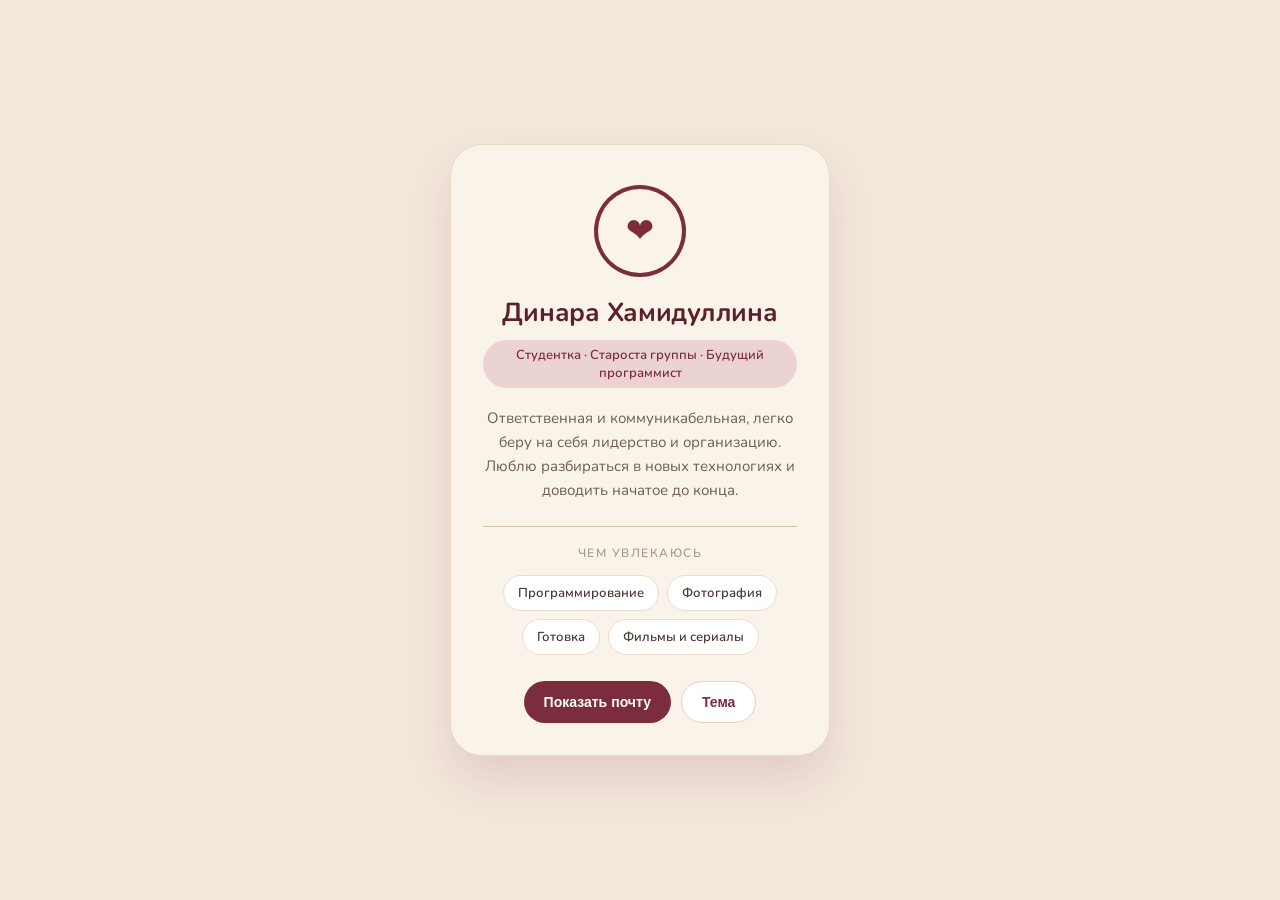
<file: index.html>
<!DOCTYPE html>
<html lang="ru">
<head>
  <meta charset="UTF-8">
  <meta name="viewport" content="width=device-width, initial-scale=1.0">
  <title>Визитка · Динара Хамидуллина</title>

  <link rel="preconnect" href="https://fonts.googleapis.com">
  <link href="https://fonts.googleapis.com/css2?family=Quicksand:wght@500;600;700&family=Nunito:wght@400;500;600;700&display=swap" rel="stylesheet">

  <link rel="stylesheet" href="style.css">
</head>
<body>
  <main class="card">
    <div class="avatar-ring">
      <div class="avatar">❤</div>
    </div>

    <h1 class="name">Динара Хамидуллина</h1>

    <p class="role">Студентка · Староста группы · Будущий программист</p>

    <p class="bio">
      Ответственная и коммуникабельная, легко беру на себя лидерство и организацию.
      Люблю разбираться в новых технологиях и доводить начатое до конца.
    </p>

    <div class="divider"></div>

    <h2 class="subtitle">Чем увлекаюсь</h2>
    <ul class="interests">
      <li class="chip">Программирование</li>
      <li class="chip">Фотография</li>
      <li class="chip">Готовка</li>
      <li class="chip">Фильмы и сериалы</li>
    </ul>

    <div class="actions">
      <button id="contact-btn" class="btn">Показать почту</button>
      <button id="theme-btn" class="btn btn-ghost">Тема</button>
    </div>

    <p id="contact" class="contact hidden">
      agafia.dornton@yandex.ru
    </p>
  </main>

  <script src="script.js"></script>
</body>
</html>
</file>
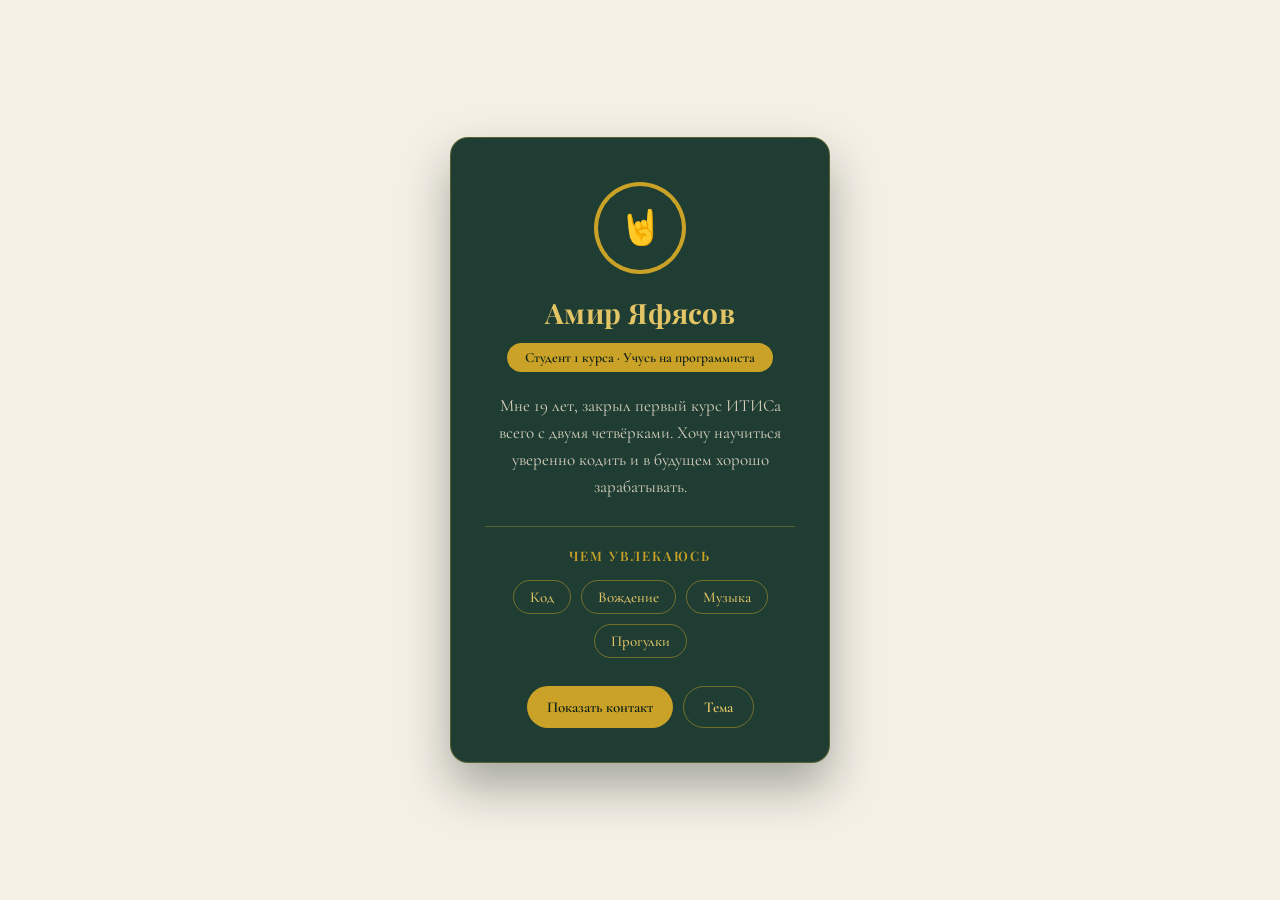
<file: vizitka_amir/index.html>
<!DOCTYPE html>
<html lang="ru">
<head>
  <meta charset="UTF-8">
  <meta name="viewport" content="width=device-width, initial-scale=1.0">
  <title>Визитка · Амир Яфясов</title>

  <link rel="preconnect" href="https://fonts.googleapis.com">
  <link href="https://fonts.googleapis.com/css2?family=Playfair+Display:wght@600;700&family=Cormorant+Garamond:wght@400;500;600&display=swap" rel="stylesheet">

  <link rel="stylesheet" href="style.css">
</head>
<body>
  <main class="card">
    <div class="avatar-ring">
      <div class="avatar">🤘</div>
    </div>

    <h1 class="name">Амир Яфясов</h1>

    <p class="role">Студент 1 курса · Учусь на программиста</p>

    <p class="bio">
      Мне 19 лет, закрыл первый курс ИТИСа всего с двумя четвёрками.
      Хочу научиться уверенно кодить и в будущем хорошо зарабатывать.
    </p>

    <div class="divider"></div>

    <h2 class="subtitle">Чем увлекаюсь</h2>
    <ul class="interests">
      <li class="chip">Код</li>
      <li class="chip">Вождение</li>
      <li class="chip">Музыка</li>
      <li class="chip">Прогулки</li>
    </ul>

    <div class="actions">
      <button id="contact-btn" class="btn">Показать контакт</button>
      <button id="theme-btn" class="btn btn-ghost">Тема</button>
    </div>

    <p id="contact" class="contact hidden">
      st4ti0np.ru@yandex.ru
    </p>
  </main>

  <script src="script.js"></script>
</body>
</html>
</file>
<file: style.css>
:root {
  --beige: #f3e8dc;
  --beige-soft: #faf3ea;
  --burgundy: #7b2d3e;
  --burgundy-deep: #5c1f2c;
  --blush: #ecd3d3;
  --ink: #4a3b35;
  --ink-soft: #6e5d54;
}

* {
  box-sizing: border-box;
}

body {
  margin: 0;
  min-height: 100vh;
  display: flex;
  align-items: center;
  justify-content: center;
  padding: 24px;
  background: var(--beige);
  font-family: "Nunito", system-ui, sans-serif;
  color: var(--ink);
  transition: background 0.4s ease;
}

/* ===== Карточка-визитка ===== */
.card {
  width: 380px;
  padding: 40px 32px 32px;
  background: var(--beige-soft);
  border: 1px solid #e8d8c4;
  border-radius: 32px;
  box-shadow: 0 24px 48px rgba(123, 45, 62, 0.14);
  text-align: center;
}

.avatar-ring {
  width: 92px;
  height: 92px;
  margin: 0 auto 18px;
  padding: 4px;
  border-radius: 50%;
  background: var(--burgundy);
}

.avatar {
  width: 100%;
  height: 100%;
  display: flex;
  align-items: center;
  justify-content: center;
  border-radius: 50%;
  background: var(--beige-soft);
  font-size: 34px;
  color: var(--burgundy);
}

.name {
  font-family: "Nunito", sans-serif;
  font-weight: 700;
  color: var(--burgundy-deep);
  font-size: 26px;
  margin: 4px 0 10px;
  letter-spacing: -0.01em;
}

.role {
  display: inline-block;
  color: var(--burgundy);
  background: var(--blush);
  font-weight: 600;
  font-size: 13px;
  padding: 6px 16px;
  border-radius: 999px;
  margin: 0 0 18px;
}

.bio {
  color: var(--ink-soft);
  line-height: 1.6;
  font-size: 15px;
  margin: 0 0 8px;
}

.divider {
  height: 1px;
  margin: 24px 0 18px;
  background: #d8c3ac;
}

.subtitle {
  font-family: "Nunito", sans-serif;
  font-size: 12px;
  font-weight: 600;
  text-transform: uppercase;
  letter-spacing: 1.5px;
  color: #b09a86;
  margin: 0 0 14px;
}

.interests {
  list-style: none;
  display: flex;
  flex-wrap: wrap;
  justify-content: center;
  gap: 8px;
  padding: 0;
  margin: 0;
}

.chip {
  background: #fff;
  border: 1px solid #ecdccb;
  color: var(--ink);
  font-size: 13px;
  font-weight: 600;
  padding: 8px 14px;
  border-radius: 999px;
}

.actions {
  margin-top: 26px;
  display: flex;
  gap: 10px;
  justify-content: center;
}

.btn {
  padding: 11px 20px;
  border: none;
  border-radius: 999px;
  background: var(--burgundy);
  color: #fff;
  font-family: "Quicksand", sans-serif;
  font-weight: 600;
  font-size: 14px;
  cursor: pointer;
  transition: transform 0.15s ease, box-shadow 0.15s ease, background 0.15s ease;
}

.btn:hover {
  background: var(--burgundy-deep);
  transform: translateY(-1px);
  box-shadow: 0 8px 16px rgba(123, 45, 62, 0.25);
}

.btn-ghost {
  background: #fff;
  color: var(--burgundy);
  border: 1px solid #e6d2c0;
}

.btn-ghost:hover {
  background: var(--blush);
  box-shadow: none;
}

.contact {
  margin-top: 16px;
  font-size: 15px;
  font-weight: 600;
  color: var(--burgundy);
}

.hidden {
  display: none;
}

/* ===== Тёмная тема ===== */
body.dark {
  background: #2b1017;
  color: #f3e8dc;
}

body.dark .card {
  background: #351620;
  border-color: #4a1f2a;
  box-shadow: 0 24px 48px rgba(0, 0, 0, 0.4);
}

body.dark .avatar {
  background: #2b1017;
  color: #f0b8c2;
}

body.dark .name {
  color: #f6e4d6;
}

body.dark .role {
  background: rgba(240, 184, 194, 0.15);
  color: #f0b8c2;
}

body.dark .bio {
  color: #d8c3b8;
}

body.dark .subtitle {
  color: #b98d95;
}

body.dark .chip {
  background: rgba(255, 255, 255, 0.06);
  border-color: rgba(240, 184, 194, 0.2);
  color: #f3e8dc;
}

body.dark .btn {
  background: #f0b8c2;
  color: #2b1017;
}

body.dark .btn:hover {
  background: #f6cdd4;
}

body.dark .btn-ghost {
  background: rgba(255, 255, 255, 0.06);
  color: #f3e8dc;
  border-color: rgba(240, 184, 194, 0.25);
}

body.dark .contact {
  color: #f0b8c2;
}

body.dark .divider {
  background: rgba(240, 184, 194, 0.25);
}
</file>
<file: vizitka_amir/style.css>
:root {
  --green: #16302a;
  --green-deep: #0d1f1a;
  --green-card: #1f3d33;
  --gold: #c9a227;
  --gold-light: #e3c565;
  --cream: #f5f0e6;
  --ink-light: #d8d0bd;
}

* {
  box-sizing: border-box;
}

body {
  margin: 0;
  min-height: 100vh;
  display: flex;
  align-items: center;
  justify-content: center;
  padding: 24px;
  background: var(--cream);
  font-family: "Cormorant Garamond", serif;
  color: var(--ink-light);
  transition: background 0.4s ease;
}

/* ===== Карточка-визитка ===== */
.card {
  width: 380px;
  padding: 44px 34px 34px;
  background: var(--green-card);
  border: 1px solid rgba(201, 162, 39, 0.35);
  border-radius: 18px;
  box-shadow: 0 24px 48px rgba(13, 31, 26, 0.35);
  text-align: center;
}

.avatar-ring {
  width: 92px;
  height: 92px;
  margin: 0 auto 20px;
  padding: 4px;
  border-radius: 50%;
  background: var(--gold);
}

.avatar {
  width: 100%;
  height: 100%;
  display: flex;
  align-items: center;
  justify-content: center;
  border-radius: 50%;
  background: var(--green-card);
  font-size: 34px;
}

.name {
  font-family: "Playfair Display", serif;
  font-weight: 700;
  color: var(--gold-light);
  font-size: 28px;
  margin: 4px 0 12px;
  letter-spacing: 0.01em;
}

.role {
  display: inline-block;
  color: var(--green-deep);
  background: var(--gold);
  font-family: "Cormorant Garamond", serif;
  font-weight: 600;
  font-size: 14px;
  padding: 6px 18px;
  border-radius: 999px;
  margin: 0 0 20px;
}

.bio {
  color: var(--ink-light);
  line-height: 1.6;
  font-size: 17px;
  margin: 0 0 8px;
}

.divider {
  height: 1px;
  margin: 26px 0 20px;
  background: rgba(201, 162, 39, 0.35);
}

.subtitle {
  font-family: "Playfair Display", serif;
  font-size: 13px;
  font-weight: 600;
  text-transform: uppercase;
  letter-spacing: 2px;
  color: var(--gold);
  margin: 0 0 16px;
}

.interests {
  list-style: none;
  display: flex;
  flex-wrap: wrap;
  justify-content: center;
  gap: 10px;
  padding: 0;
  margin: 0;
}

.chip {
  background: transparent;
  border: 1px solid rgba(201, 162, 39, 0.5);
  color: var(--gold-light);
  font-size: 15px;
  font-weight: 500;
  padding: 7px 16px;
  border-radius: 999px;
}

.actions {
  margin-top: 28px;
  display: flex;
  gap: 10px;
  justify-content: center;
}

.btn {
  padding: 11px 20px;
  border: none;
  border-radius: 999px;
  background: var(--gold);
  color: var(--green-deep);
  font-family: "Cormorant Garamond", serif;
  font-weight: 600;
  font-size: 15px;
  cursor: pointer;
  transition: transform 0.15s ease, box-shadow 0.15s ease, background 0.15s ease;
}

.btn:hover {
  background: var(--gold-light);
  transform: translateY(-1px);
  box-shadow: 0 8px 16px rgba(201, 162, 39, 0.3);
}

.btn-ghost {
  background: transparent;
  color: var(--gold-light);
  border: 1px solid rgba(201, 162, 39, 0.5);
}

.btn-ghost:hover {
  background: rgba(201, 162, 39, 0.12);
  box-shadow: none;
}

.contact {
  margin-top: 18px;
  font-size: 17px;
  font-weight: 500;
  color: var(--gold-light);
}

.hidden {
  display: none;
}

/* ===== Тёмная тема ===== */
body.dark {
  background: var(--green-deep);
}

body.dark .card {
  background: #0a1815;
  border-color: rgba(201, 162, 39, 0.5);
  box-shadow: 0 24px 48px rgba(0, 0, 0, 0.5);
}

body.dark .avatar {
  background: #0a1815;
}

body.dark .role {
  background: var(--gold-light);
}

body.dark .contact {
  color: var(--gold);
}
</file>
